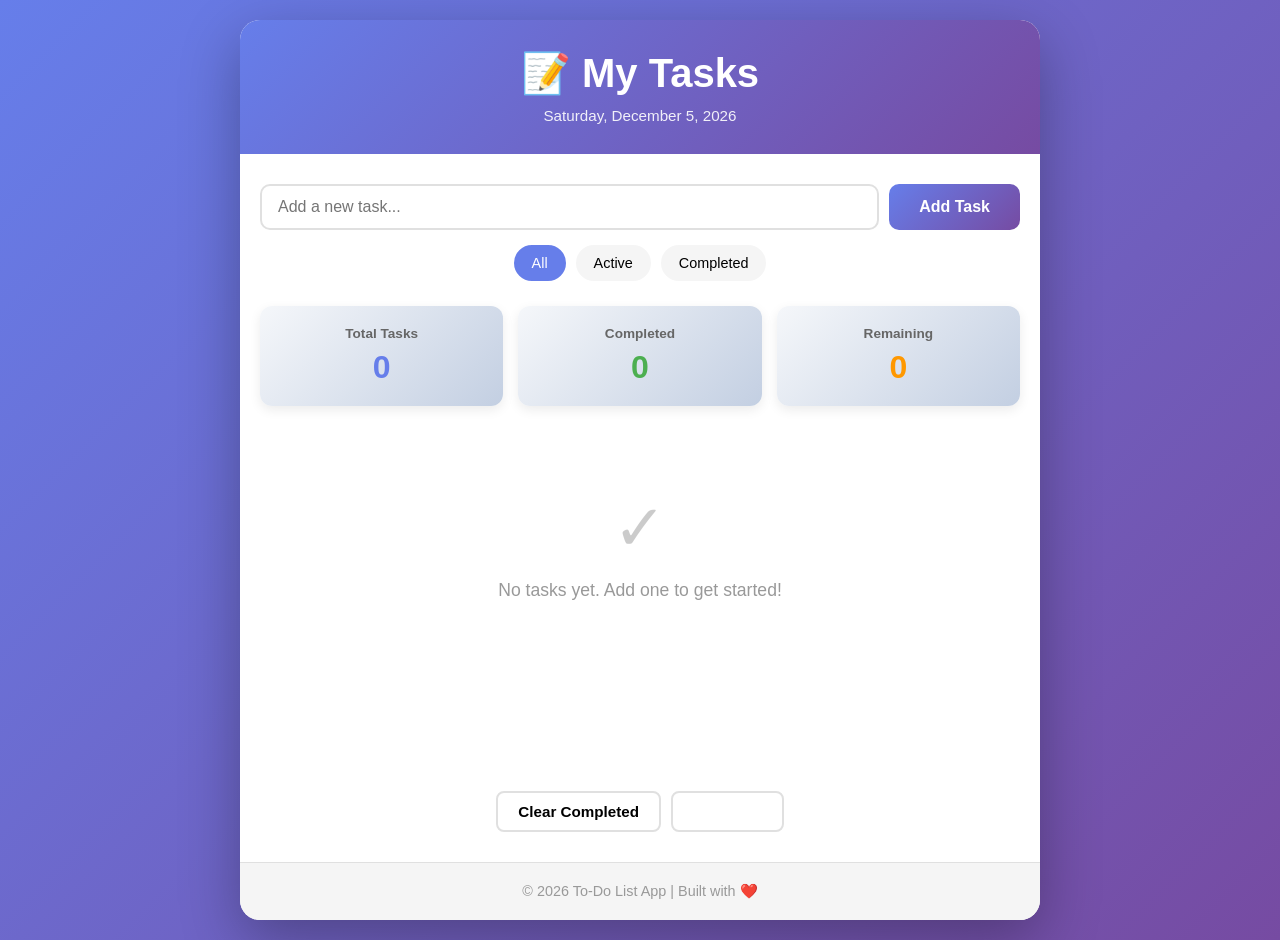
<file: todo-app/index.html>
<!DOCTYPE html>
<html lang="en">
<head>
    <meta charset="UTF-8">
    <meta name="viewport" content="width=device-width, initial-scale=1.0">
    <title>To-Do List Application</title>
    <link rel="stylesheet" href="styles.css">
</head>
<body>
    <div class="container">
        <!-- Header -->
        <header class="header">
            <div class="header-content">
                <h1>📝 My Tasks</h1>
                <p class="date-display" id="dateDisplay"></p>
            </div>
        </header>

        <!-- Main Content -->
        <main class="main-content">
            <!-- Input Section -->
            <section class="input-section">
                <div class="input-group">
                    <input 
                        type="text" 
                        id="taskInput" 
                        class="task-input" 
                        placeholder="Add a new task..."
                        autocomplete="off"
                    >
                    <button id="addBtn" class="add-btn">
                        <span class="btn-text">Add Task</span>
                    </button>
                </div>
                
                <!-- Filter Buttons -->
                <div class="filter-buttons">
                    <button class="filter-btn active" data-filter="all">All</button>
                    <button class="filter-btn" data-filter="active">Active</button>
                    <button class="filter-btn" data-filter="completed">Completed</button>
                </div>
            </section>

            <!-- Stats Section -->
            <section class="stats-section">
                <div class="stat-card">
                    <span class="stat-label">Total Tasks</span>
                    <span class="stat-value" id="totalTasks">0</span>
                </div>
                <div class="stat-card">
                    <span class="stat-label">Completed</span>
                    <span class="stat-value completed" id="completedTasks">0</span>
                </div>
                <div class="stat-card">
                    <span class="stat-label">Remaining</span>
                    <span class="stat-value active" id="remainingTasks">0</span>
                </div>
            </section>

            <!-- Tasks List -->
            <section class="tasks-section">
                <ul class="tasks-list" id="tasksList"></ul>
                <div class="empty-state" id="emptyState">
                    <span class="empty-icon">✓</span>
                    <p>No tasks yet. Add one to get started!</p>
                </div>
            </section>

            <!-- Action Buttons -->
            <section class="actions-section">
                <button id="clearCompletedBtn" class="action-btn clear-btn">
                    Clear Completed
                </button>
                <button id="deleteAllBtn" class="action-btn delete-btn">
                    Delete All
                </button>
            </section>
        </main>

        <!-- Footer -->
        <footer class="footer">
            <p>&copy; 2026 To-Do List App | Built with ❤️</p>
        </footer>
    </div>

    <script src="app.js"></script>
</body>
</html>
</file>
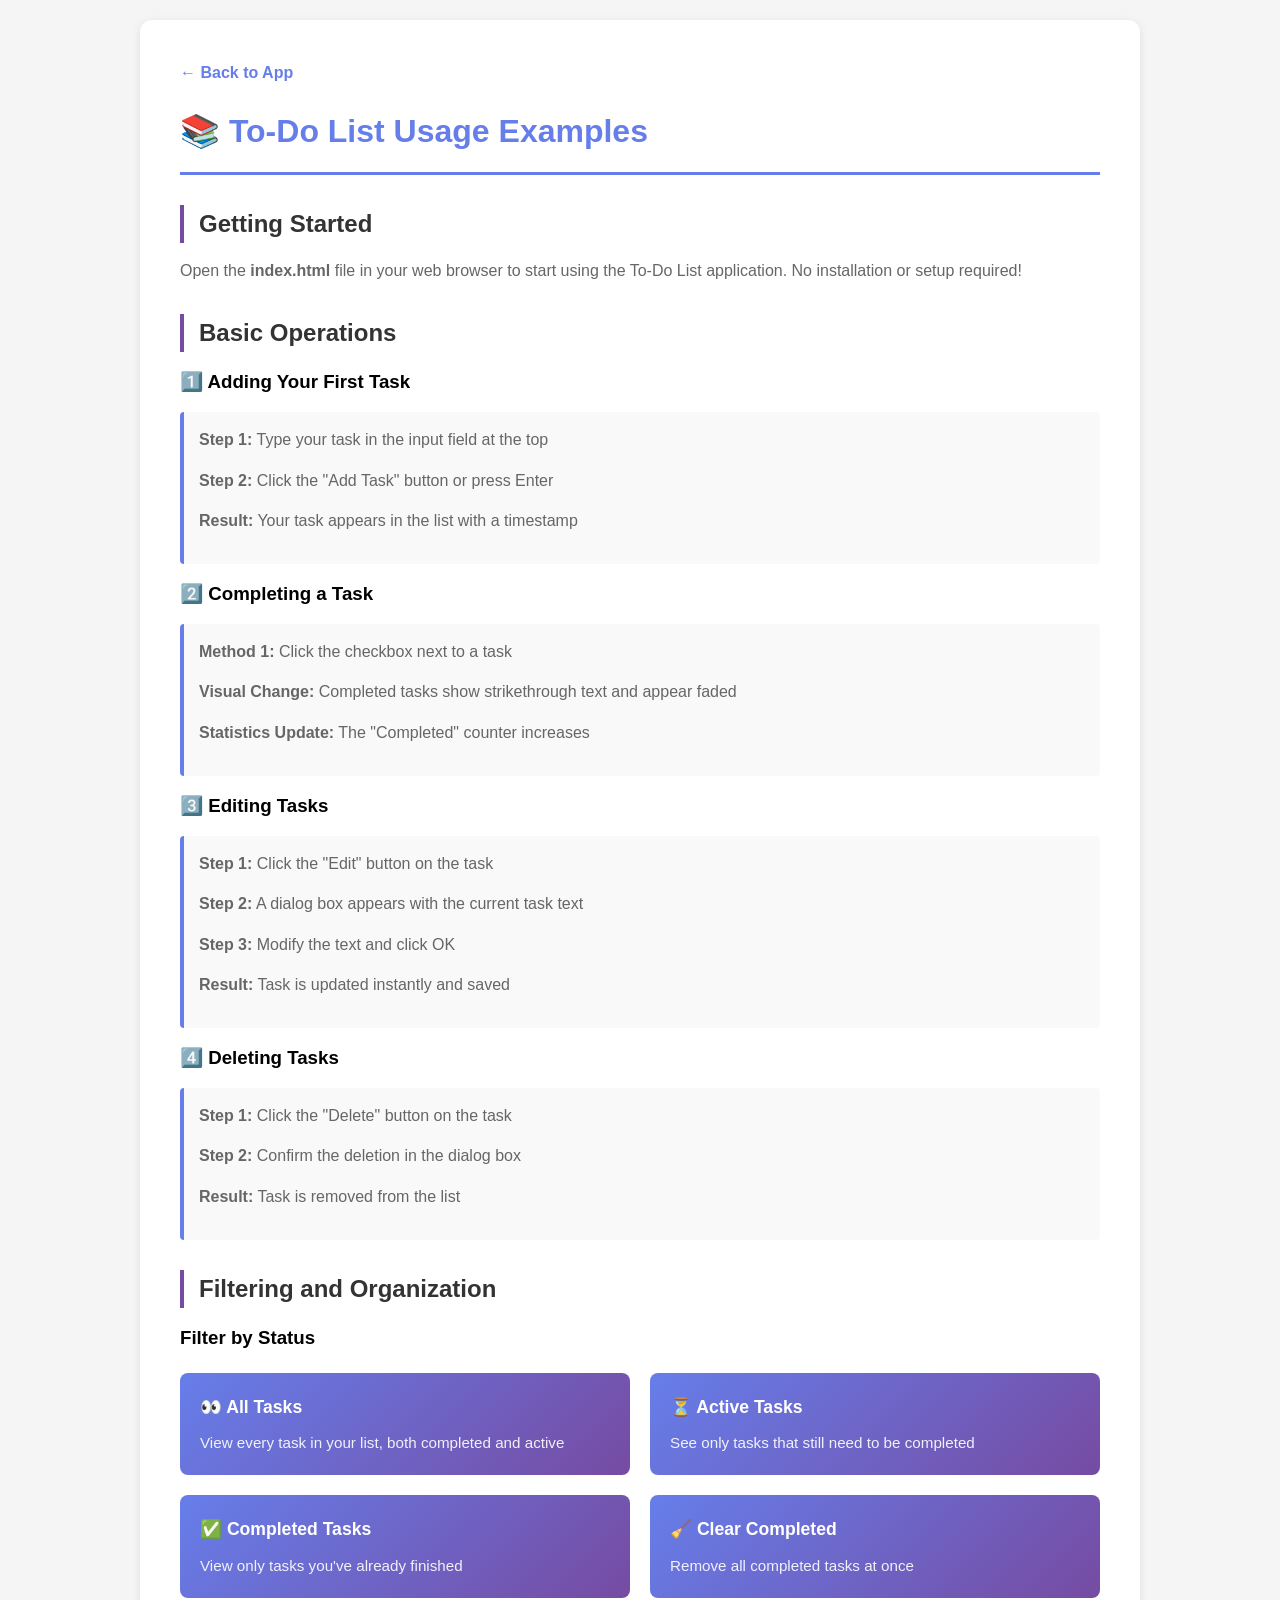
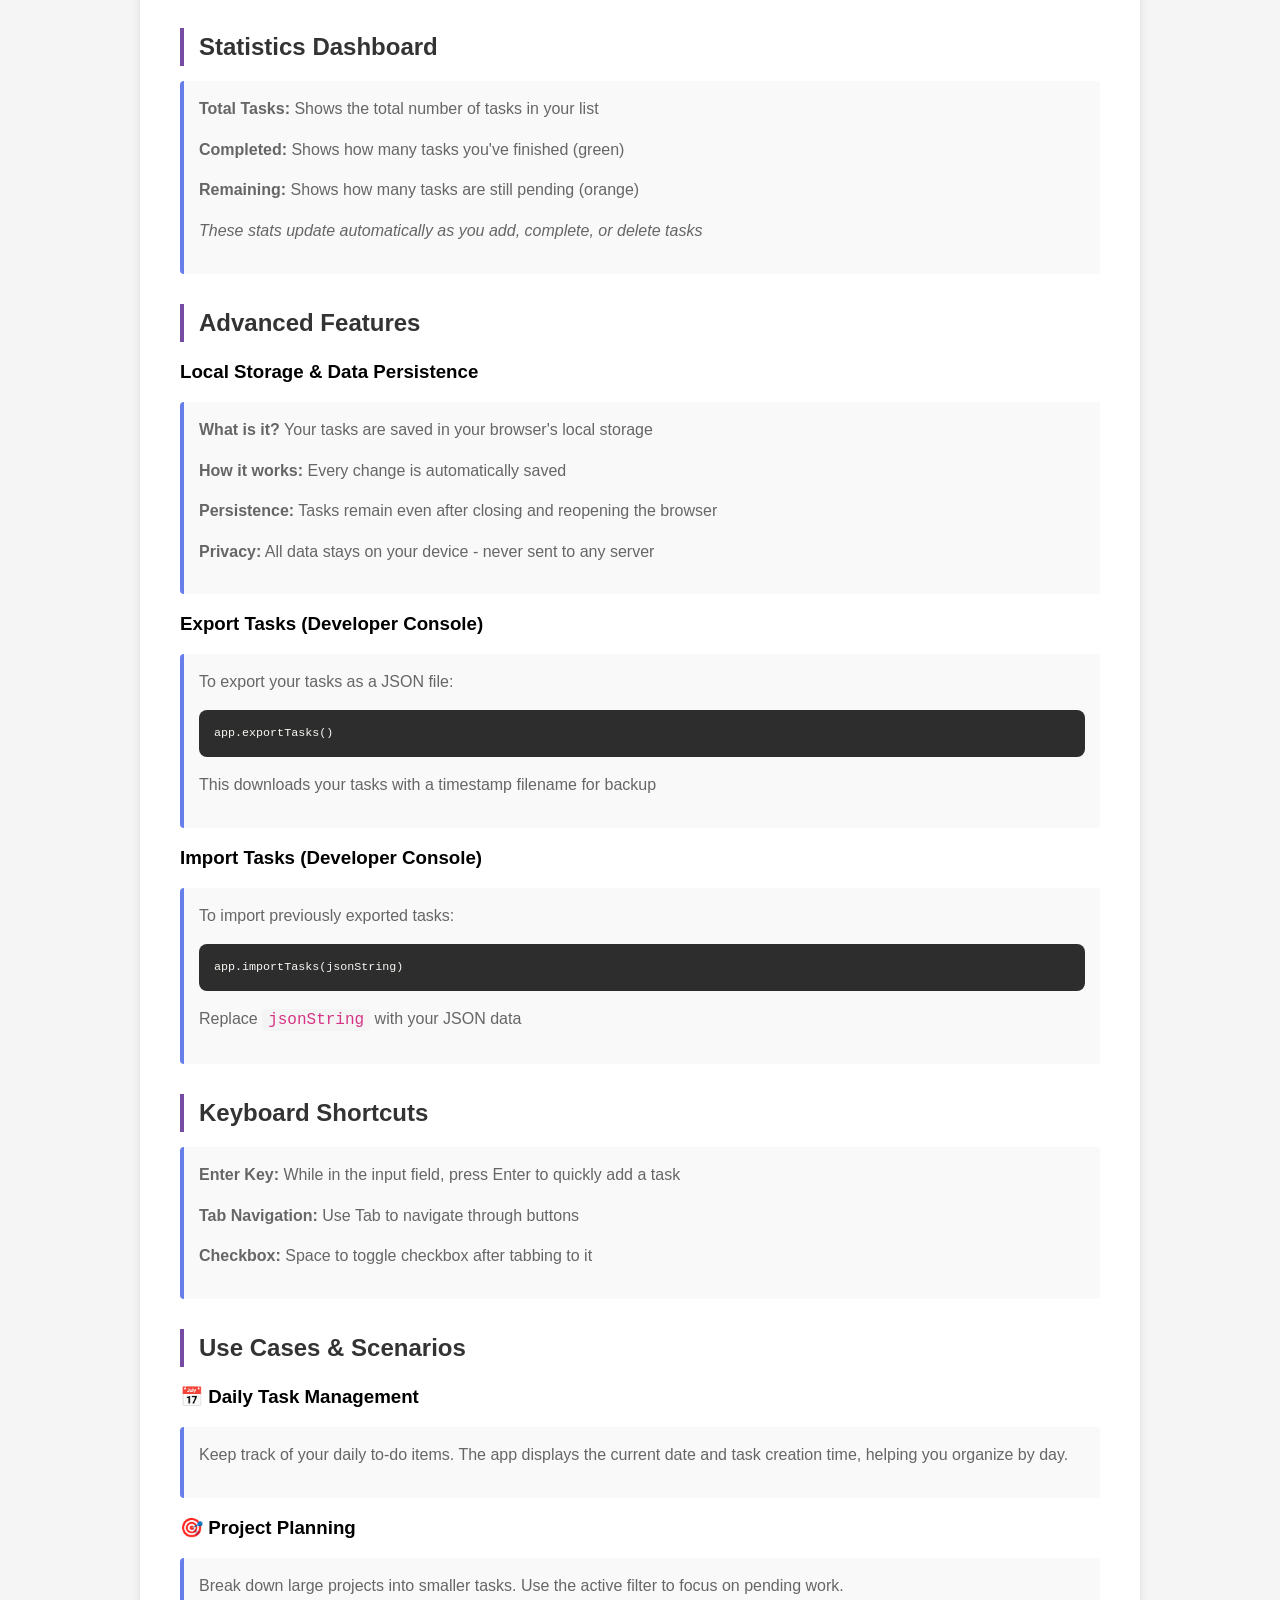
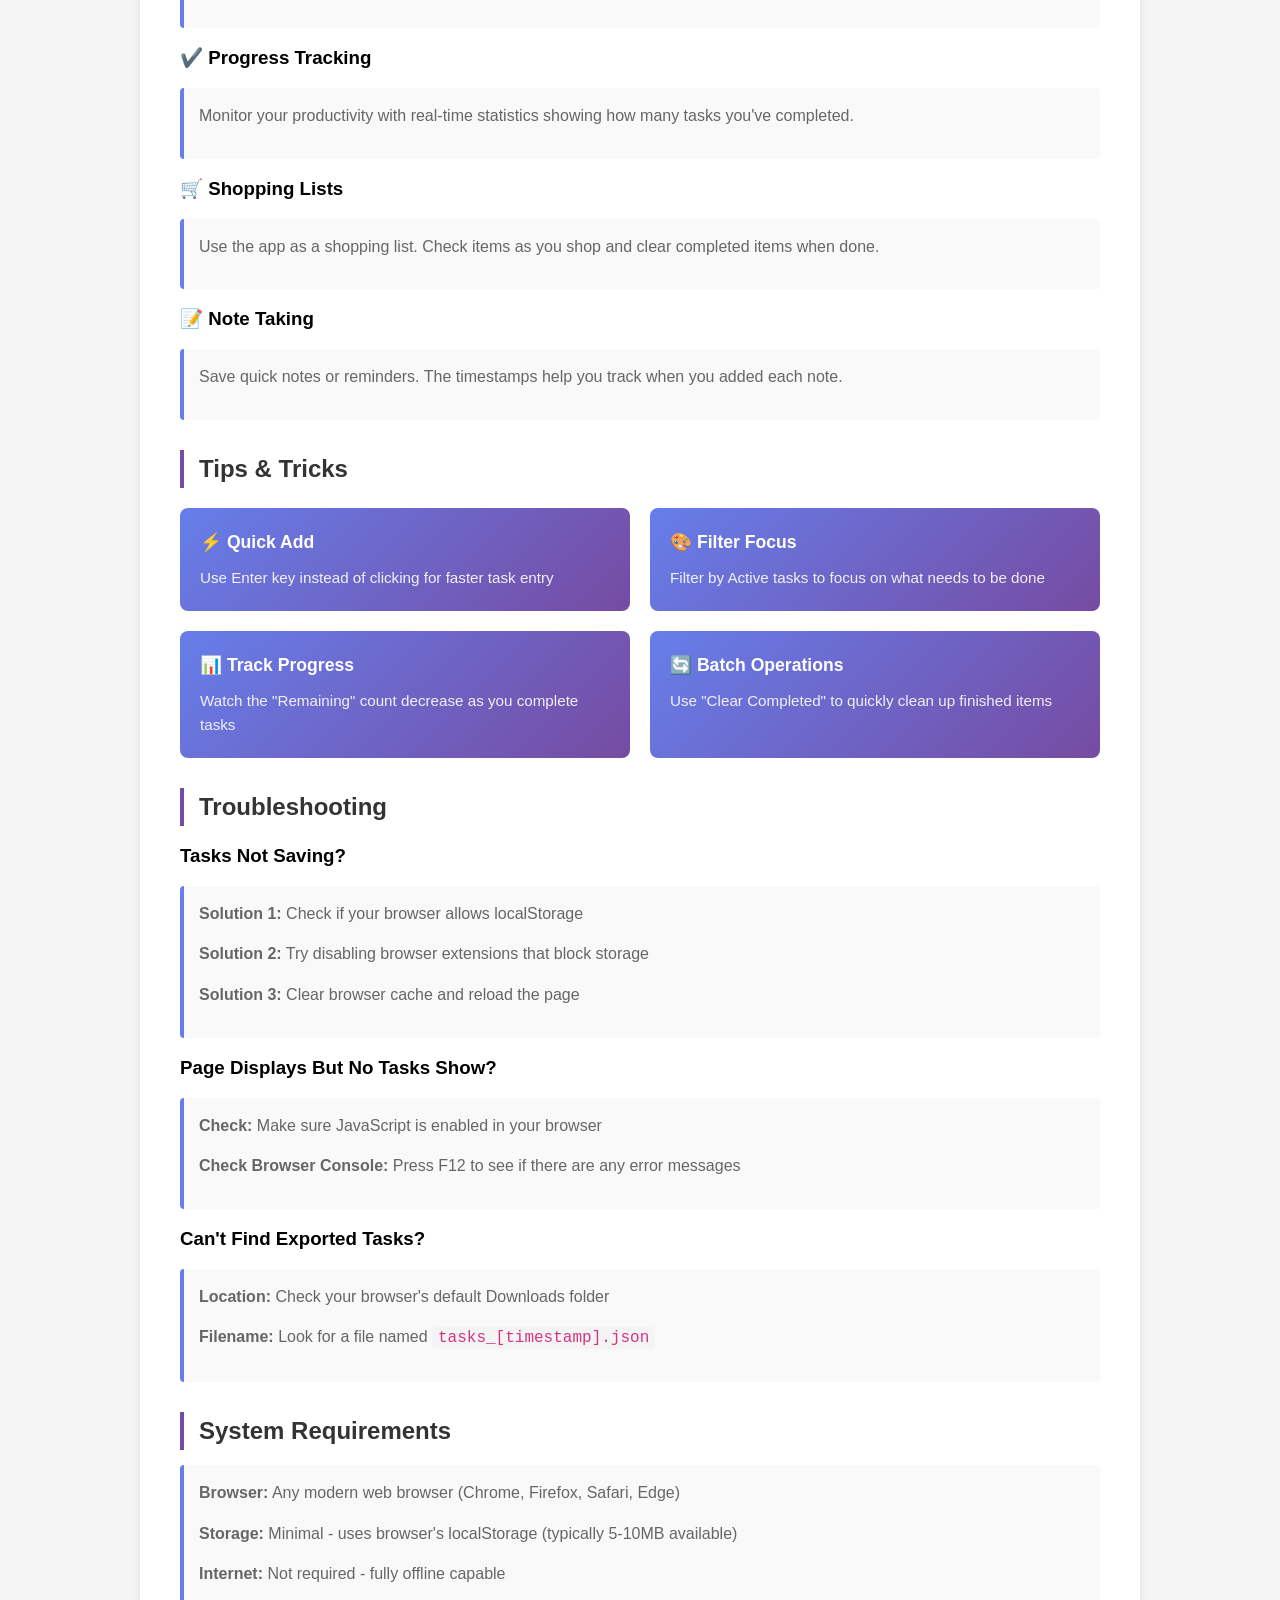
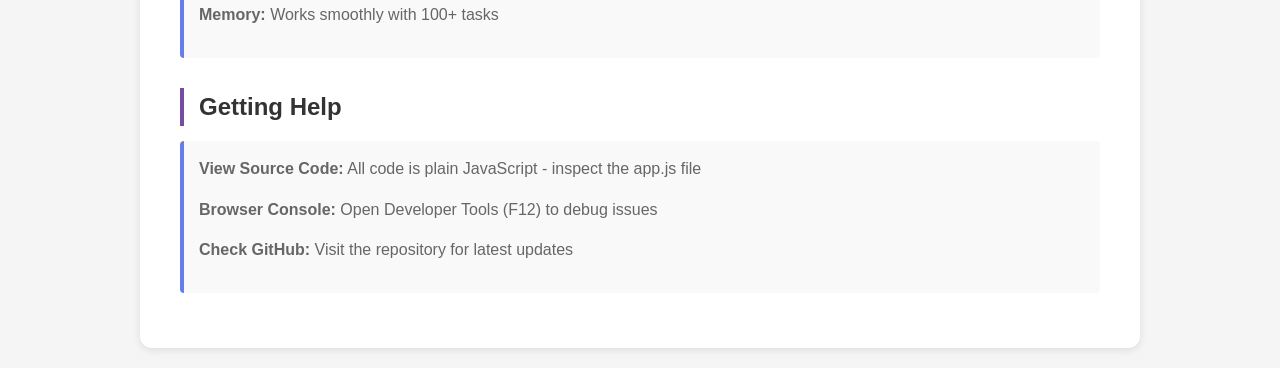
<file: todo-app/examples.html>
<!DOCTYPE html>
<html lang="en">
<head>
    <meta charset="UTF-8">
    <meta name="viewport" content="width=device-width, initial-scale=1.0">
    <title>To-Do List - Usage Examples</title>
    <style>
        * {
            margin: 0;
            padding: 0;
            box-sizing: border-box;
        }

        body {
            font-family: 'Segoe UI', Tahoma, Geneva, Verdana, sans-serif;
            background: #f5f5f5;
            padding: 20px;
            line-height: 1.6;
        }

        .container {
            max-width: 1000px;
            margin: 0 auto;
            background: white;
            border-radius: 12px;
            padding: 40px;
            box-shadow: 0 2px 8px rgba(0,0,0,0.1);
        }

        h1 {
            color: #667eea;
            margin-bottom: 30px;
            border-bottom: 3px solid #667eea;
            padding-bottom: 15px;
        }

        h2 {
            color: #333;
            margin-top: 30px;
            margin-bottom: 15px;
            border-left: 4px solid #764ba2;
            padding-left: 15px;
        }

        p {
            color: #666;
            margin-bottom: 15px;
        }

        code {
            background: #f4f4f4;
            padding: 2px 6px;
            border-radius: 4px;
            font-family: 'Courier New', monospace;
            color: #d63384;
        }

        pre {
            background: #2d2d2d;
            color: #f8f8f2;
            padding: 15px;
            border-radius: 8px;
            overflow-x: auto;
            margin: 15px 0;
            font-size: 0.9em;
            line-height: 1.5;
        }

        .example {
            background: #f9f9f9;
            border-left: 4px solid #667eea;
            padding: 15px;
            margin: 15px 0;
            border-radius: 4px;
        }

        .feature {
            display: grid;
            grid-template-columns: 1fr 1fr;
            gap: 20px;
            margin: 20px 0;
        }

        .feature-item {
            background: linear-gradient(135deg, #667eea 0%, #764ba2 100%);
            color: white;
            padding: 20px;
            border-radius: 8px;
        }

        .feature-item h3 {
            margin-bottom: 10px;
            font-size: 1.1em;
        }

        .feature-item p {
            color: rgba(255,255,255,0.9);
            margin: 0;
            font-size: 0.95em;
        }

        .back-link {
            display: inline-block;
            margin-bottom: 20px;
            color: #667eea;
            text-decoration: none;
            font-weight: 600;
        }

        .back-link:hover {
            text-decoration: underline;
        }

        @media (max-width: 768px) {
            .feature {
                grid-template-columns: 1fr;
            }

            .container {
                padding: 20px;
            }
        }
    </style>
</head>
<body>
    <div class="container">
        <a href="index.html" class="back-link">← Back to App</a>
        
        <h1>📚 To-Do List Usage Examples</h1>

        <h2>Getting Started</h2>
        <p>Open the <strong>index.html</strong> file in your web browser to start using the To-Do List application. No installation or setup required!</p>

        <h2>Basic Operations</h2>

        <h3>1️⃣ Adding Your First Task</h3>
        <div class="example">
            <p><strong>Step 1:</strong> Type your task in the input field at the top</p>
            <p><strong>Step 2:</strong> Click the "Add Task" button or press Enter</p>
            <p><strong>Result:</strong> Your task appears in the list with a timestamp</p>
        </div>

        <h3>2️⃣ Completing a Task</h3>
        <div class="example">
            <p><strong>Method 1:</strong> Click the checkbox next to a task</p>
            <p><strong>Visual Change:</strong> Completed tasks show strikethrough text and appear faded</p>
            <p><strong>Statistics Update:</strong> The "Completed" counter increases</p>
        </div>

        <h3>3️⃣ Editing Tasks</h3>
        <div class="example">
            <p><strong>Step 1:</strong> Click the "Edit" button on the task</p>
            <p><strong>Step 2:</strong> A dialog box appears with the current task text</p>
            <p><strong>Step 3:</strong> Modify the text and click OK</p>
            <p><strong>Result:</strong> Task is updated instantly and saved</p>
        </div>

        <h3>4️⃣ Deleting Tasks</h3>
        <div class="example">
            <p><strong>Step 1:</strong> Click the "Delete" button on the task</p>
            <p><strong>Step 2:</strong> Confirm the deletion in the dialog box</p>
            <p><strong>Result:</strong> Task is removed from the list</p>
        </div>

        <h2>Filtering and Organization</h2>

        <h3>Filter by Status</h3>
        <div class="feature">
            <div class="feature-item">
                <h3>👀 All Tasks</h3>
                <p>View every task in your list, both completed and active</p>
            </div>
            <div class="feature-item">
                <h3>⏳ Active Tasks</h3>
                <p>See only tasks that still need to be completed</p>
            </div>
            <div class="feature-item">
                <h3>✅ Completed Tasks</h3>
                <p>View only tasks you've already finished</p>
            </div>
            <div class="feature-item">
                <h3>🧹 Clear Completed</h3>
                <p>Remove all completed tasks at once</p>
            </div>
        </div>

        <h2>Statistics Dashboard</h2>
        <div class="example">
            <p><strong>Total Tasks:</strong> Shows the total number of tasks in your list</p>
            <p><strong>Completed:</strong> Shows how many tasks you've finished (green)</p>
            <p><strong>Remaining:</strong> Shows how many tasks are still pending (orange)</p>
            <p><em>These stats update automatically as you add, complete, or delete tasks</em></p>
        </div>

        <h2>Advanced Features</h2>

        <h3>Local Storage & Data Persistence</h3>
        <div class="example">
            <p><strong>What is it?</strong> Your tasks are saved in your browser's local storage</p>
            <p><strong>How it works:</strong> Every change is automatically saved</p>
            <p><strong>Persistence:</strong> Tasks remain even after closing and reopening the browser</p>
            <p><strong>Privacy:</strong> All data stays on your device - never sent to any server</p>
        </div>

        <h3>Export Tasks (Developer Console)</h3>
        <div class="example">
            <p>To export your tasks as a JSON file:</p>
            <pre>app.exportTasks()</pre>
            <p>This downloads your tasks with a timestamp filename for backup</p>
        </div>

        <h3>Import Tasks (Developer Console)</h3>
        <div class="example">
            <p>To import previously exported tasks:</p>
            <pre>app.importTasks(jsonString)</pre>
            <p>Replace <code>jsonString</code> with your JSON data</p>
        </div>

        <h2>Keyboard Shortcuts</h2>
        <div class="example">
            <p><strong>Enter Key:</strong> While in the input field, press Enter to quickly add a task</p>
            <p><strong>Tab Navigation:</strong> Use Tab to navigate through buttons</p>
            <p><strong>Checkbox:</strong> Space to toggle checkbox after tabbing to it</p>
        </div>

        <h2>Use Cases & Scenarios</h2>

        <h3>📅 Daily Task Management</h3>
        <div class="example">
            <p>Keep track of your daily to-do items. The app displays the current date and task creation time, helping you organize by day.</p>
        </div>

        <h3>🎯 Project Planning</h3>
        <div class="example">
            <p>Break down large projects into smaller tasks. Use the active filter to focus on pending work.</p>
        </div>

        <h3>✔️ Progress Tracking</h3>
        <div class="example">
            <p>Monitor your productivity with real-time statistics showing how many tasks you've completed.</p>
        </div>

        <h3>🛒 Shopping Lists</h3>
        <div class="example">
            <p>Use the app as a shopping list. Check items as you shop and clear completed items when done.</p>
        </div>

        <h3>📝 Note Taking</h3>
        <div class="example">
            <p>Save quick notes or reminders. The timestamps help you track when you added each note.</p>
        </div>

        <h2>Tips & Tricks</h2>

        <div class="feature">
            <div class="feature-item">
                <h3>⚡ Quick Add</h3>
                <p>Use Enter key instead of clicking for faster task entry</p>
            </div>
            <div class="feature-item">
                <h3>🎨 Filter Focus</h3>
                <p>Filter by Active tasks to focus on what needs to be done</p>
            </div>
            <div class="feature-item">
                <h3>📊 Track Progress</h3>
                <p>Watch the "Remaining" count decrease as you complete tasks</p>
            </div>
            <div class="feature-item">
                <h3>🔄 Batch Operations</h3>
                <p>Use "Clear Completed" to quickly clean up finished items</p>
            </div>
        </div>

        <h2>Troubleshooting</h2>

        <h3>Tasks Not Saving?</h3>
        <div class="example">
            <p><strong>Solution 1:</strong> Check if your browser allows localStorage</p>
            <p><strong>Solution 2:</strong> Try disabling browser extensions that block storage</p>
            <p><strong>Solution 3:</strong> Clear browser cache and reload the page</p>
        </div>

        <h3>Page Displays But No Tasks Show?</h3>
        <div class="example">
            <p><strong>Check:</strong> Make sure JavaScript is enabled in your browser</p>
            <p><strong>Check Browser Console:</strong> Press F12 to see if there are any error messages</p>
        </div>

        <h3>Can't Find Exported Tasks?</h3>
        <div class="example">
            <p><strong>Location:</strong> Check your browser's default Downloads folder</p>
            <p><strong>Filename:</strong> Look for a file named <code>tasks_[timestamp].json</code></p>
        </div>

        <h2>System Requirements</h2>
        <div class="example">
            <p><strong>Browser:</strong> Any modern web browser (Chrome, Firefox, Safari, Edge)</p>
            <p><strong>Storage:</strong> Minimal - uses browser's localStorage (typically 5-10MB available)</p>
            <p><strong>Internet:</strong> Not required - fully offline capable</p>
            <p><strong>Memory:</strong> Works smoothly with 100+ tasks</p>
        </div>

        <h2>Getting Help</h2>
        <div class="example">
            <p><strong>View Source Code:</strong> All code is plain JavaScript - inspect the app.js file</p>
            <p><strong>Browser Console:</strong> Open Developer Tools (F12) to debug issues</p>
            <p><strong>Check GitHub:</strong> Visit the repository for latest updates</p>
        </div>
    </div>
</body>
</html>
</file>
<file: todo-app/styles.css>
/* Global Styles */
* {
    margin: 0;
    padding: 0;
    box-sizing: border-box;
}

body {
    font-family: 'Segoe UI', Tahoma, Geneva, Verdana, sans-serif;
    background: linear-gradient(135deg, #667eea 0%, #764ba2 100%);
    min-height: 100vh;
    padding: 20px;
    color: #333;
}

.container {
    max-width: 800px;
    margin: 0 auto;
    background: white;
    border-radius: 20px;
    box-shadow: 0 20px 60px rgba(0, 0, 0, 0.3);
    overflow: hidden;
    display: flex;
    flex-direction: column;
    min-height: 100vh;
}

/* Header */
.header {
    background: linear-gradient(135deg, #667eea 0%, #764ba2 100%);
    color: white;
    padding: 30px 20px;
    text-align: center;
}

.header h1 {
    font-size: 2.5em;
    margin-bottom: 10px;
    font-weight: 700;
}

.date-display {
    font-size: 0.95em;
    opacity: 0.9;
    font-weight: 300;
}

/* Main Content */
.main-content {
    flex: 1;
    padding: 30px 20px;
    display: flex;
    flex-direction: column;
    gap: 25px;
}

/* Input Section */
.input-section {
    display: flex;
    flex-direction: column;
    gap: 15px;
}

.input-group {
    display: flex;
    gap: 10px;
}

.task-input {
    flex: 1;
    padding: 12px 16px;
    border: 2px solid #e0e0e0;
    border-radius: 10px;
    font-size: 1em;
    transition: all 0.3s ease;
}

.task-input:focus {
    outline: none;
    border-color: #667eea;
    box-shadow: 0 0 0 3px rgba(102, 126, 234, 0.1);
}

.add-btn {
    padding: 12px 30px;
    background: linear-gradient(135deg, #667eea 0%, #764ba2 100%);
    color: white;
    border: none;
    border-radius: 10px;
    font-size: 1em;
    font-weight: 600;
    cursor: pointer;
    transition: all 0.3s ease;
    white-space: nowrap;
}

.add-btn:hover {
    transform: translateY(-2px);
    box-shadow: 0 10px 20px rgba(102, 126, 234, 0.3);
}

.add-btn:active {
    transform: translateY(0);
}

/* Filter Buttons */
.filter-buttons {
    display: flex;
    gap: 10px;
    justify-content: center;
    flex-wrap: wrap;
}

.filter-btn {
    padding: 8px 16px;
    background: #f5f5f5;
    border: 2px solid transparent;
    border-radius: 20px;
    font-size: 0.9em;
    font-weight: 500;
    cursor: pointer;
    transition: all 0.3s ease;
}

.filter-btn:hover {
    background: #efefef;
}

.filter-btn.active {
    background: #667eea;
    color: white;
    border-color: #667eea;
}

/* Stats Section */
.stats-section {
    display: grid;
    grid-template-columns: repeat(auto-fit, minmax(150px, 1fr));
    gap: 15px;
}

.stat-card {
    background: linear-gradient(135deg, #f5f7fa 0%, #c3cfe2 100%);
    padding: 20px;
    border-radius: 12px;
    text-align: center;
    box-shadow: 0 4px 12px rgba(0, 0, 0, 0.08);
}

.stat-label {
    display: block;
    font-size: 0.85em;
    color: #666;
    font-weight: 600;
    margin-bottom: 8px;
}

.stat-value {
    display: block;
    font-size: 2em;
    font-weight: 700;
    color: #667eea;
}

.stat-value.completed {
    color: #4caf50;
}

.stat-value.active {
    color: #ff9800;
}

/* Tasks Section */
.tasks-section {
    flex: 1;
    min-height: 300px;
}

.tasks-list {
    list-style: none;
    display: flex;
    flex-direction: column;
    gap: 12px;
}

.task-item {
    display: flex;
    align-items: center;
    gap: 12px;
    padding: 16px;
    background: #f9f9f9;
    border: 2px solid #e0e0e0;
    border-radius: 10px;
    transition: all 0.3s ease;
    animation: slideIn 0.3s ease;
}

@keyframes slideIn {
    from {
        opacity: 0;
        transform: translateY(-10px);
    }
    to {
        opacity: 1;
        transform: translateY(0);
    }
}

.task-item:hover {
    border-color: #667eea;
    box-shadow: 0 4px 12px rgba(102, 126, 234, 0.1);
}

.task-item.completed {
    opacity: 0.6;
}

.task-item.completed .task-text {
    text-decoration: line-through;
    color: #999;
}

/* Checkbox */
.task-checkbox {
    width: 24px;
    height: 24px;
    cursor: pointer;
    accent-color: #667eea;
    flex-shrink: 0;
}

/* Task Text */
.task-text {
    flex: 1;
    font-size: 1em;
    word-break: break-word;
    transition: all 0.3s ease;
}

/* Task Date */
.task-date {
    font-size: 0.85em;
    color: #999;
    white-space: nowrap;
}

/* Task Actions */
.task-actions {
    display: flex;
    gap: 8px;
    flex-shrink: 0;
}

.task-btn {
    padding: 6px 10px;
    border: none;
    border-radius: 6px;
    cursor: pointer;
    font-size: 0.9em;
    font-weight: 600;
    transition: all 0.3s ease;
}

.edit-btn {
    background: #2196f3;
    color: white;
}

.edit-btn:hover {
    background: #1976d2;
}

.delete-btn {
    background: #f44336;
    color: white;
}

.delete-btn:hover {
    background: #da190b;
}

/* Empty State */
.empty-state {
    display: flex;
    flex-direction: column;
    align-items: center;
    justify-content: center;
    padding: 60px 20px;
    color: #999;
    text-align: center;
}

.empty-state.hidden {
    display: none;
}

.empty-icon {
    font-size: 4em;
    margin-bottom: 15px;
    opacity: 0.5;
}

.empty-state p {
    font-size: 1.1em;
}

/* Actions Section */
.actions-section {
    display: flex;
    gap: 10px;
    flex-wrap: wrap;
    justify-content: center;
}

.action-btn {
    padding: 10px 20px;
    border: 2px solid #e0e0e0;
    background: white;
    border-radius: 8px;
    font-size: 0.95em;
    font-weight: 600;
    cursor: pointer;
    transition: all 0.3s ease;
}

.clear-btn:hover {
    background: #4caf50;
    color: white;
    border-color: #4caf50;
}

.delete-btn-all:hover {
    background: #f44336;
    color: white;
    border-color: #f44336;
}

/* Footer */
.footer {
    background: #f5f5f5;
    padding: 20px;
    text-align: center;
    color: #999;
    font-size: 0.9em;
    border-top: 1px solid #e0e0e0;
}

/* Responsive Design */
@media (max-width: 600px) {
    .container {
        min-height: auto;
    }

    .header h1 {
        font-size: 1.8em;
    }

    .input-group {
        flex-direction: column;
    }

    .add-btn {
        width: 100%;
    }

    .stats-section {
        grid-template-columns: 1fr;
    }

    .task-item {
        flex-wrap: wrap;
    }

    .task-date {
        width: 100%;
        margin-left: 36px;
    }

    .filter-buttons {
        gap: 5px;
    }

    .filter-btn {
        padding: 6px 12px;
        font-size: 0.85em;
    }
}

/* Loading State */
.loading {
    opacity: 0.6;
    pointer-events: none;
}

/* Animation */
@keyframes fadeOut {
    from {
        opacity: 1;
        transform: translateX(0);
    }
    to {
        opacity: 0;
        transform: translateX(20px);
    }
}

.task-item.removing {
    animation: fadeOut 0.3s ease forwards;
}
</file>
